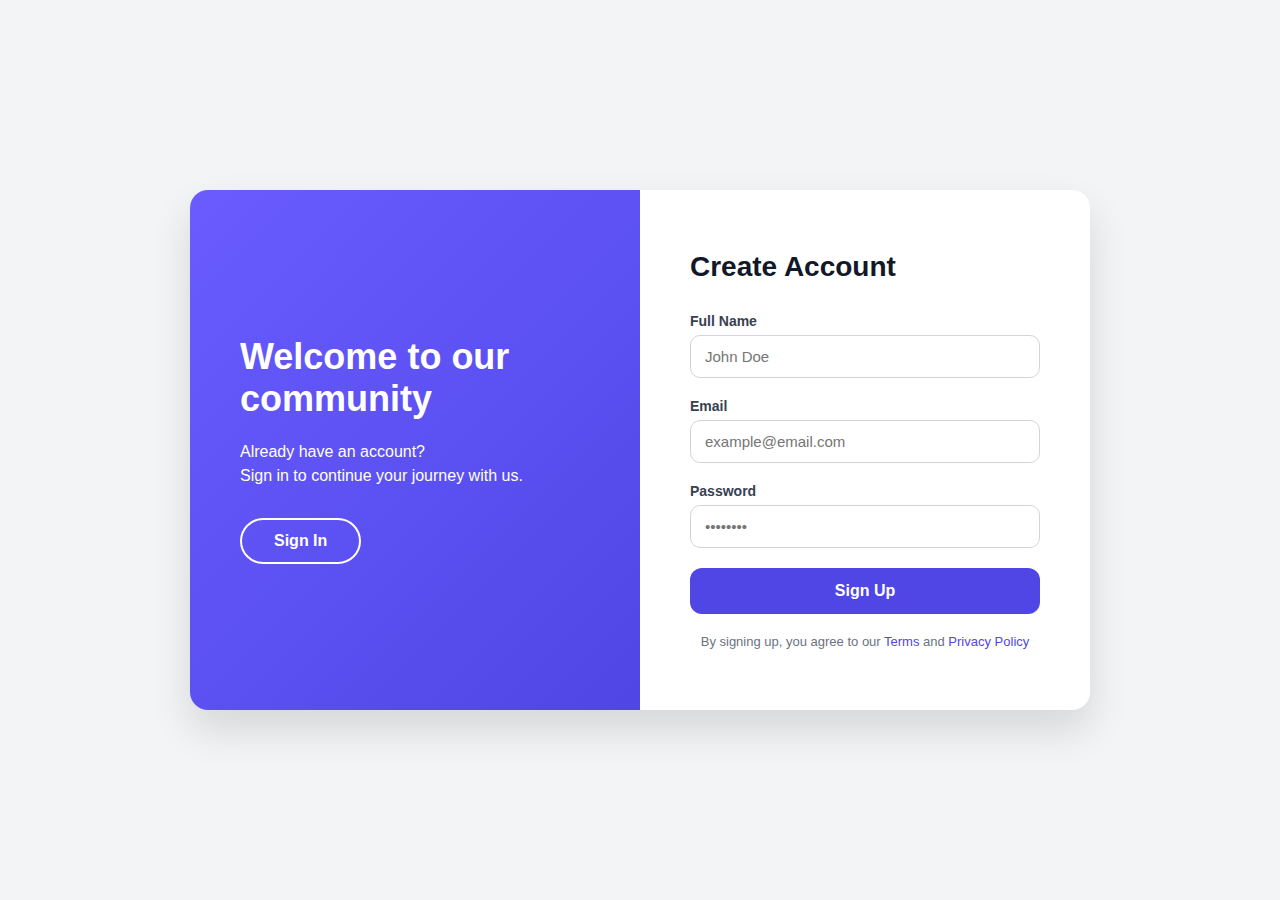
<file: 03/index.html>
<!DOCTYPE html>
<html lang="en">
<head>
    <meta charset="UTF-8">
    <title>Sign Up Form</title>
    <meta name="viewport" content="width=device-width, initial-scale=1.0">
    <link rel="stylesheet" href="style.css">
</head>
<body>

<div class="container">
    <!-- LEFT SIDE -->
    <div class="left">
        <div class="overlay">
            <h1>Welcome to our community</h1>
            <p>
                Already have an account?<br>
                Sign in to continue your journey with us.
            </p>
            <a href="#" class="ghost-btn">Sign In</a>
        </div>
    </div>

    <!-- RIGHT SIDE -->
    <div class="right">
        <form class="form">
            <h2>Create Account</h2>

            <label>Full Name</label>
            <input type="text" placeholder="John Doe">

            <label>Email</label>
            <input type="email" placeholder="example@email.com">

            <label>Password</label>
            <input type="password" placeholder="••••••••">

            <button type="submit">Sign Up</button>

            <p class="bottom-text">
                By signing up, you agree to our
                <a href="#">Terms</a> and <a href="#">Privacy Policy</a>
            </p>
        </form>
    </div>
</div>

</body>
</html>
</file>
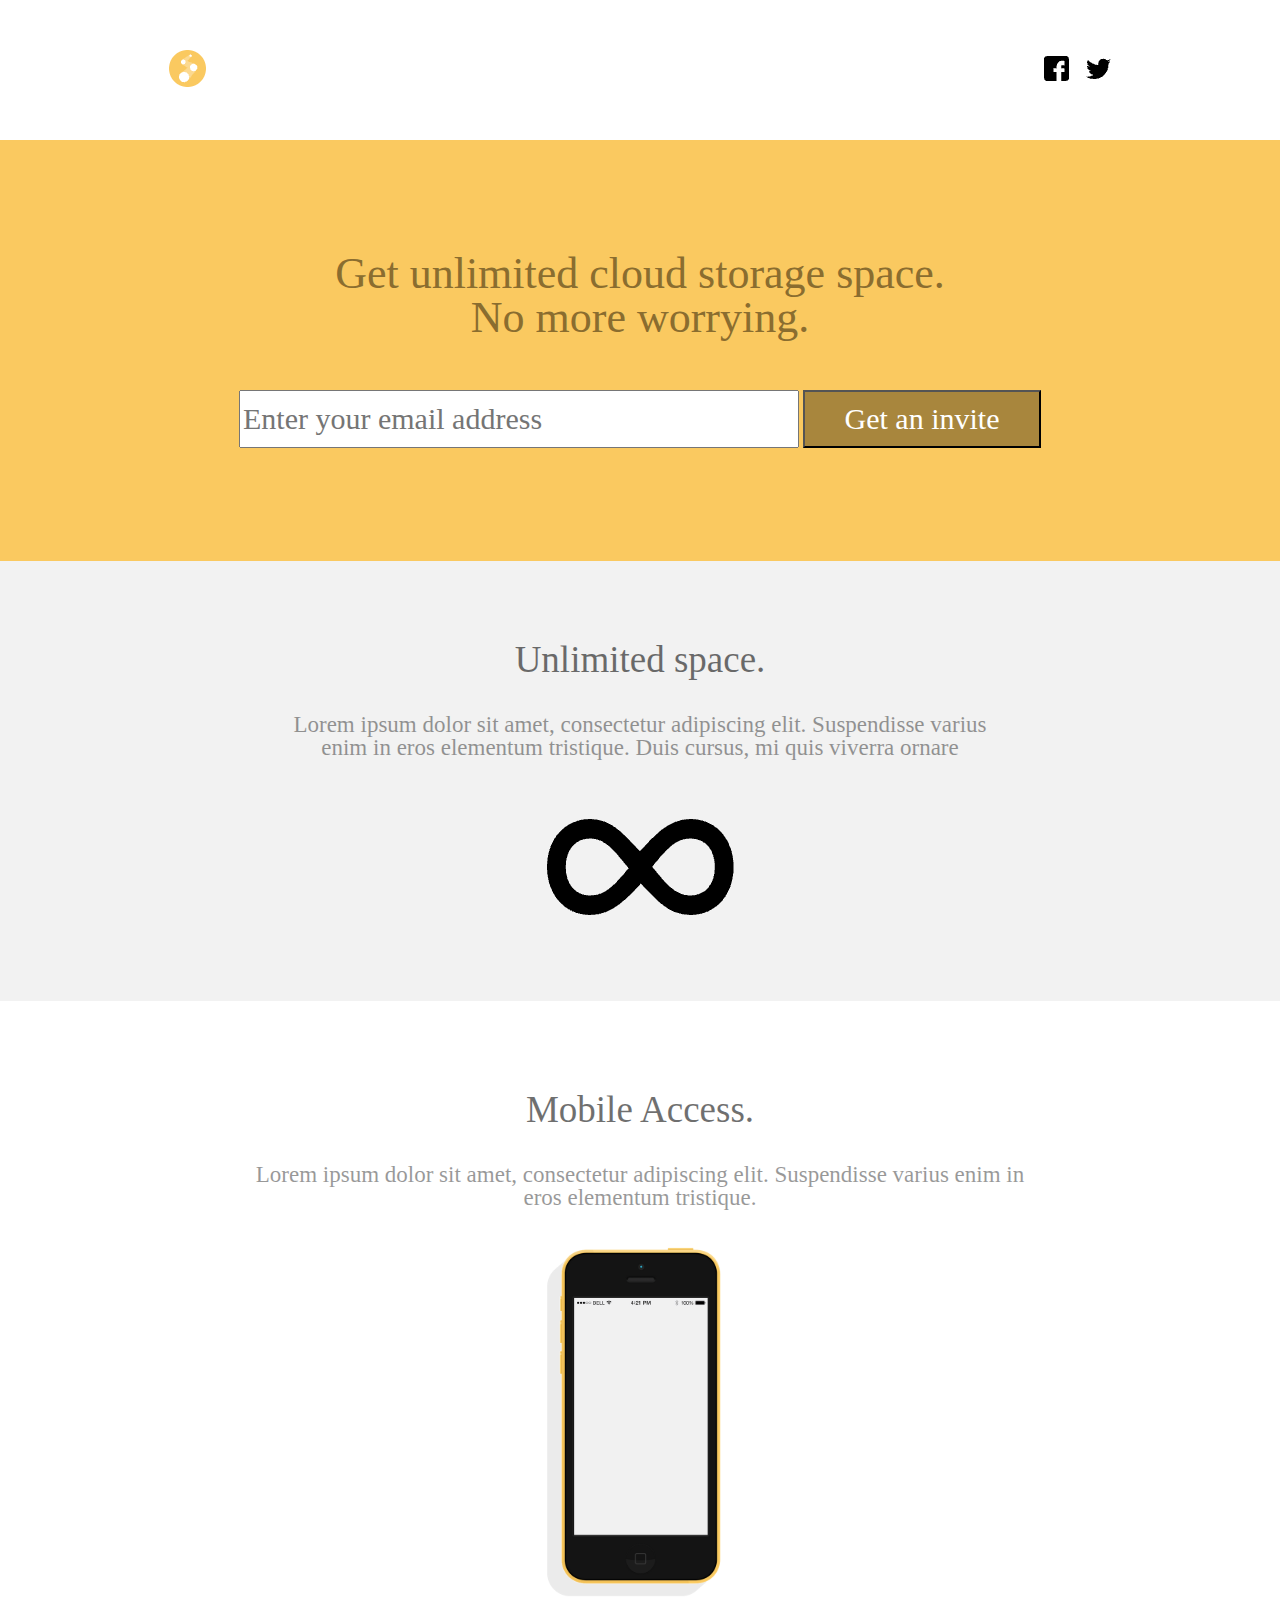
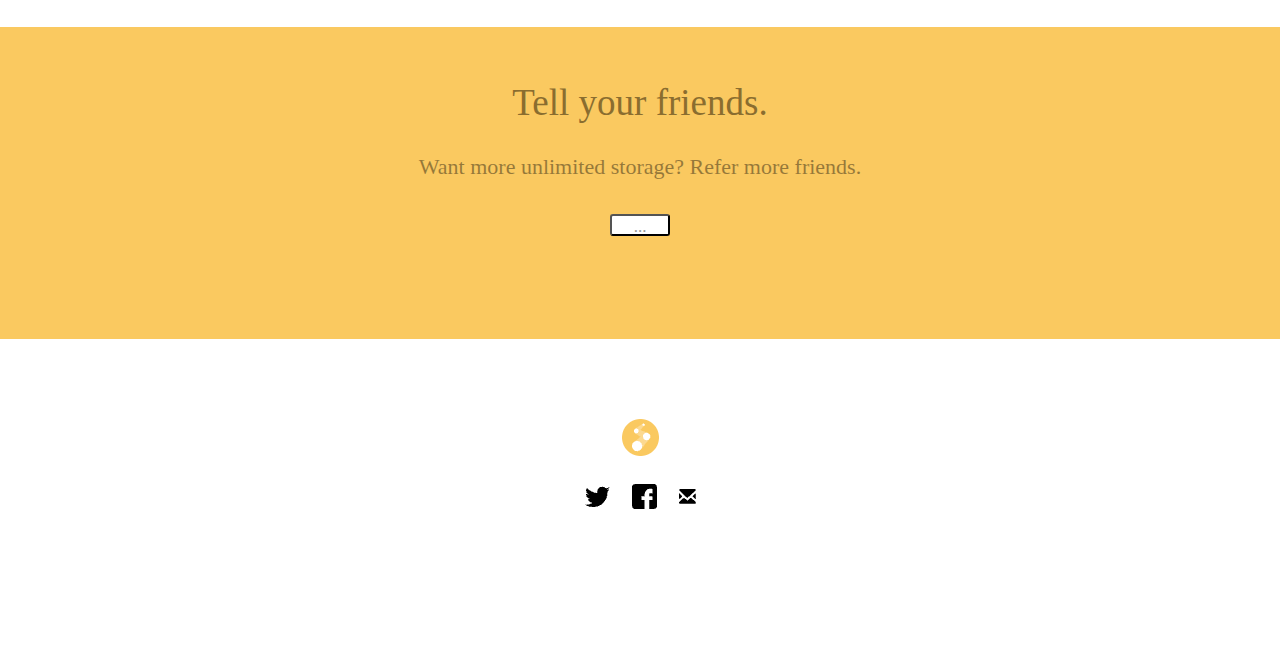
<file: 04/index.html>
<!DOCTYPE html>
<html lang="en">
<head>
    <meta charset="UTF-8">
    <meta name="viewport" content="width=device-width, initial-scale=1.0">
    <link rel="stylesheet" href="style/style.css">
    <link rel="stylesheet" href="style/reset.css">
    <title>Document</title>
</head>
<body>
    <header class="header">
        <div class="header-inner">
            <div class="logo-header">
                <img src="img/logo.png" alt="logo">
            </div>
            <div class="fb-header">
                <img src="img/fb.png" alt="facebook">
            </div>
            <div class="inst-header">
                <img src="img/instaicon.png" alt="instagram">
            </div>
        </div>
    </header>
    <section class="section section-email">
        <div class="container container-email">
            <h1>Get unlimited cloud storage space.<br> No more worrying.</h1>
            <form action="">
                <input class="email-input" type="email" name="email" id="email" placeholder="Enter your email address">
                <button class="email-button" type="submit">Get an invite</button>
            </form>
        </div>
    </section>
    <section class="section section-infinity">
        <div class="container infinity-block">
            <h2>
                Unlimited space.
            </h2>
            <p>
                Lorem ipsum dolor sit amet, consectetur adipiscing elit. Suspendisse varius <br> enim in eros elementum tristique. Duis cursus, mi quis viverra ornare
            </p>
            <img src="img/infinity-icon.png" alt="infinity-icon">
        </div>
    </section>
    <section class="section section-phone">
        <div class="container phone-block">
            <h2>
                Mobile Access.
            </h2>
            <p>
                Lorem ipsum dolor sit amet, consectetur adipiscing elit. Suspendisse varius enim in eros elementum tristique.
            </p>
            <img class="phone-img" src="img/phon.png" alt="phone">
        </div>
    </section>
    <section class="section section-friend">
        <div class="container friend-block">
            <h2>
                Tell your friends.
            </h2>
            <p>
                Want more unlimited storage? Refer more friends.
            </p>
            <a href="#">
                <button class="friend-button">...</button>
            </a>
        </div>
    </section>
    <footer class="section footer">
        <div class="container footer-container">
            <div class="footer-logo">
                <img src="img/logo.png" alt="logo-white">
            </div>
            <div class="footer-social">
                <img src="img/instaicon.png" alt="instagram">
                <img src="img/fb.png" alt="facebook">
                <img src="img/mail.png" alt="mail">
            </div>
        </div>
    </footer>
</body>
</html>
</file>
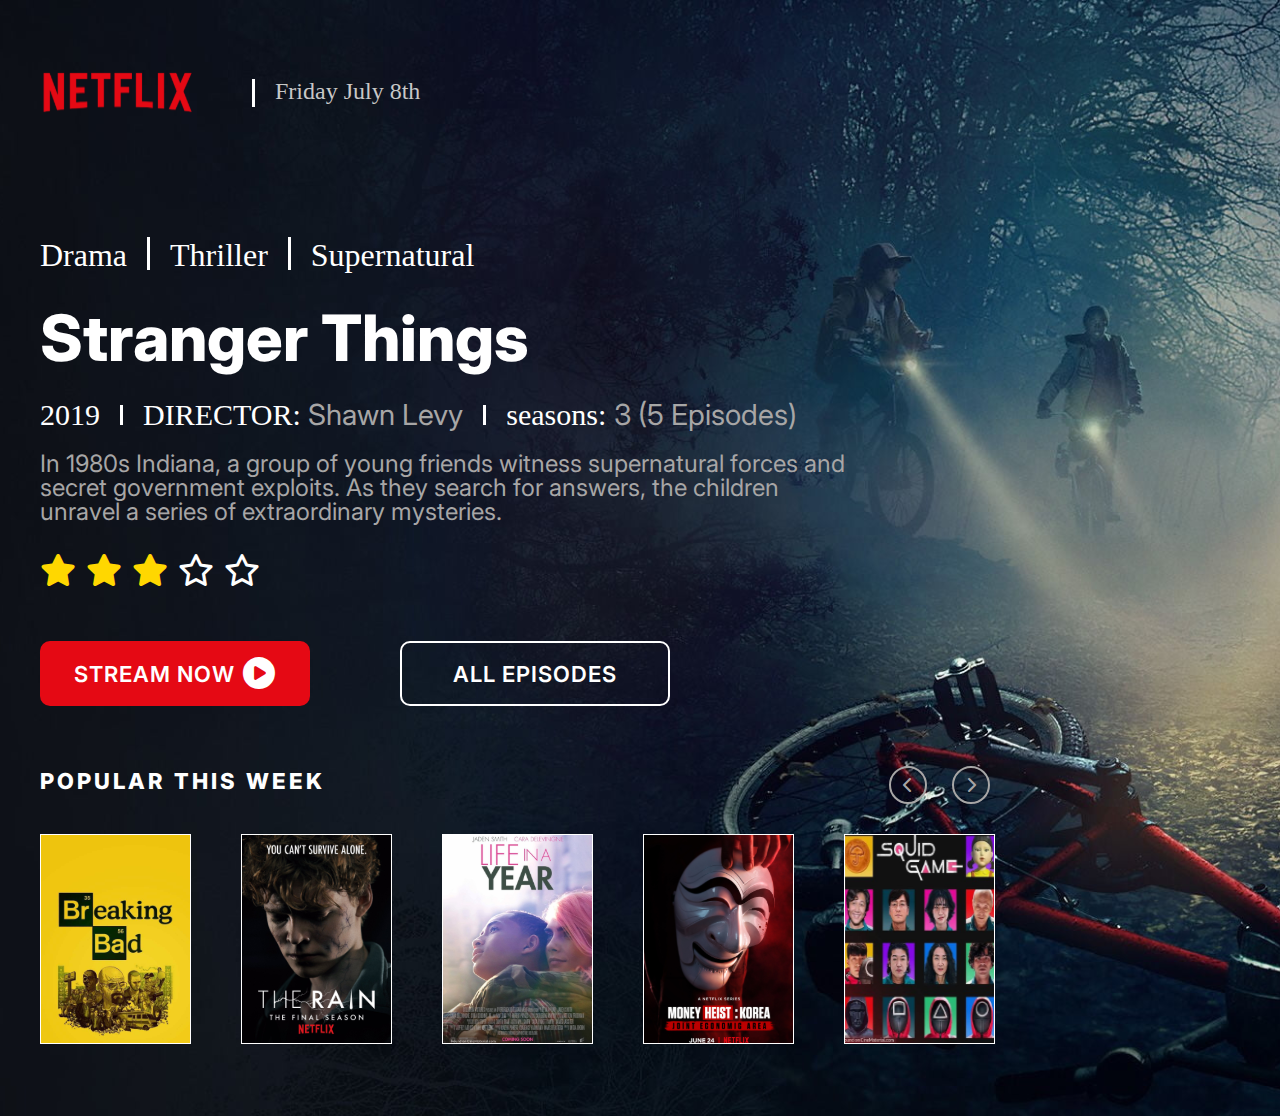
<file: 05/index.html>
<!DOCTYPE html>
<html lang="en">
<head>
    <meta charset="UTF-8">
    <meta name="viewport" content="width=device-width, initial-scale=1.0">
    <link rel="stylesheet" href="https://cdnjs.cloudflare.com/ajax/libs/font-awesome/6.7.2/css/all.min.css" integrity="sha512-Evv84Mr4kqVGRNSgIGL/F/aIDqQb7xQ2vcrdIwxfjThSH8CSR7PBEakCr51Ck+w+/U6swU2Im1vVX0SVk9ABhg==" crossorigin="anonymous" referrerpolicy="no-referrer" />
    <link href="https://fonts.googleapis.com/css2?family=Inter:wght@400;500;600;700&display=swap" rel="stylesheet">
    <link rel="stylesheet" href="style/style.css">
    <link rel="stylesheet" href="style/reset.css">
    <title>Netflix</title>
</head>
<body>
    <header class="header">
        <div class="header-inner">
            <div class="h-netflix">
                <img class="img-netflix" src="img/netflix-logo-png-2562 1.png" alt="netflix">
            </div>
            <div class="h-vector">
                <span class="vector-header"></span>
            </div>
            <div class="h-date">
                <p>Friday July 8th</p>
            </div>
            <div class="h-search">
                <p><i class="fa-solid fa-magnifying-glass"></i></p>
            </div>
            <div class="h-photo">
                <img src="img/Ellipse 2.png" alt="Ellipse">
            </div>
        </div>
    </header>
    <section class="s-description">
        <div class="genre">
            <p>Drama</p>
             <div class="d-vector">
                <span class="vector-d"></span>
            </div>
            <p>Thriller</p>
             <div class="d-vector">
                <span class="vector-d"></span>
            </div>
            <p>Supernatural</p>
        </div>
        <div class="film-info">
            <h1>
                Stranger Things
            </h1>
            <div class="fi-date">
                <p>2019</p>
                <span class="fi-vector"></span>
                <p>DIRECTOR: <span>Shawn Levy</span></p>
                <span class="fi-vector"></span>
                <p>seasons: <span>3 (5 Episodes)</span></p>
            </div>
        </div> 
        <div class="fi-description">
            <p>
                 In 1980s Indiana, a group of young friends witness supernatural forces and<br>
                 secret government exploits. As they search for answers, the children<br>
                 unravel a series of extraordinary mysteries.
            </p>
        </div>
        <div class="fi-stars">
            <p class="yellow-star">
                <i class="fa-solid fa-star"></i>
            </p>
            <p class="yellow-star">
                <i class="fa-solid fa-star"></i>
            </p>
            <p class="yellow-star">
                <i class="fa-solid fa-star"></i>
            </p>
            <p>
                <i class="fa-regular fa-star"></i>
            </p>
            <p>
                <i class="fa-regular fa-star"></i>
            </p>
        </div>
    </section>
    <section class="hero-buttons">
        <a href="#" class="btn btn-primary">
            STREAM NOW <span class="play"><i class="fa-solid fa-circle-play"></i></span>
        </a>

        <a href="#" class="btn btn-outline">
            ALL EPISODES
        </a>
    </section>
    <section class="advertisement">
        <div class="ad-navigat">
            <h3>
                POPULAR THIS WEEK
            </h3>
            <p class="chevron-left"><i class="fa-solid fa-chevron-left"></i></p>
            <p class="chevron-right"><i class="fa-solid fa-chevron-right"></i></p>
        </div>
        <div class="posters">
            <img src="img/Rectangle 6.png" alt="reactangle6">
            <img src="img/Rectangle 7.png" alt="reactangle7">
            <img src="img/Rectangle 8.png" alt="reactangle8">
            <img src="img/Rectangle 9.png" alt="reactangle9">
            <img src="img/Rectangle 11.png" alt="reactangle11">
            <div class="rectangle">
                <div class="left-side"></div>
                <div class="right-side">16+</div>
            </div>
        </div>
    </section>
</body>
</html>
</file>
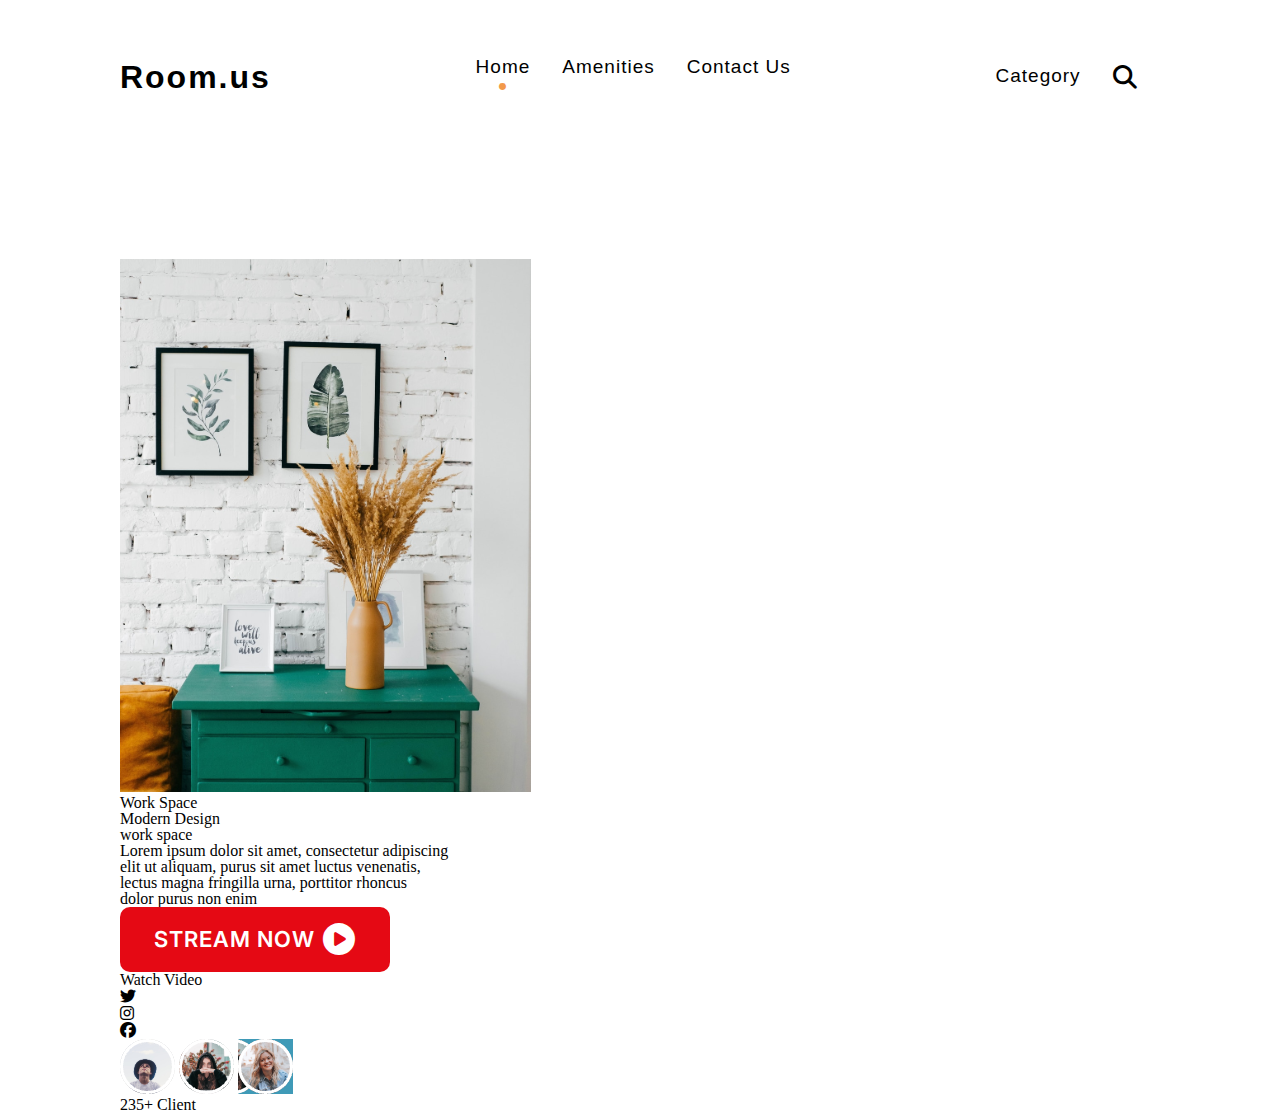
<file: 06/index.html>
<!DOCTYPE html>
<html lang="en">
<head>
    <meta charset="UTF-8">
    <meta name="viewport" content="width=device-width, initial-scale=1.0">
    <link rel="stylesheet" href="https://cdnjs.cloudflare.com/ajax/libs/font-awesome/6.7.2/css/all.min.css" integrity="sha512-Evv84Mr4kqVGRNSgIGL/F/aIDqQb7xQ2vcrdIwxfjThSH8CSR7PBEakCr51Ck+w+/U6swU2Im1vVX0SVk9ABhg==" crossorigin="anonymous" referrerpolicy="no-referrer" />
    <link href="https://fonts.googleapis.com/css2?family=Inter:wght@400;500;600;700&display=swap" rel="stylesheet">
    <link rel="stylesheet" href="style/reset.css">
    <link rel="stylesheet" href="style/style.css">
   
    <title>Gulp page</title>
</head>
<body>
    <header>
        <h1 class="header-logo">
            Room.us
        </h1>
        <div class="header-centre">
            <div class="nav-item">
                <h3>
                    Home
                </h3>
                <span class="circle"><i class="fa-solid fa-circle"></i></span>
            </div>
            <h3>
                Amenities
            </h3>
            <h3>
                Contact Us
            </h3>
        </div>
        <div class="header-right">
            <h3>
                Category
            </h3>
            <div class="h-search">
                <p><i class="fa-solid fa-magnifying-glass"></i></p>
            </div>
        </div>
    </header>
    <main>
        <div>
            <img src="img/Rectangle 168.png" alt="rectangle">
        </div>
        <div>
            <h3>
                Work Space
            </h3>
            <h1>
                Modern Design <br> work space
            </h1>
            <div class="main-vector">
                <span class="m-vector"></span>
            </div>
            <p>
                Lorem ipsum dolor sit amet, consectetur adipiscing <br>
                elit ut aliquam, purus sit amet luctus venenatis,<br>
                lectus magna fringilla urna, porttitor rhoncus <br>
                dolor purus non enim
            </p>
            <a href="#" class="btn btn-primary">
                STREAM NOW <span class="play"><i class="fa-solid fa-circle-play"></i></span>
            </a>
            <p>
                Watch Video
            </p>
            <div>
                <p><i class="fa-brands fa-twitter"></i></p>
                <p><i class="fa-brands fa-instagram"></i></p>
                <p><i class="fa-brands fa-facebook"></i></p>
            </div>
        </div>
    </main>
    <footer>
        <img src="img/Ellipse 77.png" alt="devs">
        <img src="img/Ellipse 76.png" alt="devs">
        <img src="img/Ellipse 75.png" alt="devs">
        <p>
            235+ Client
        </p>
    </footer>
</body>
</html>
</file>
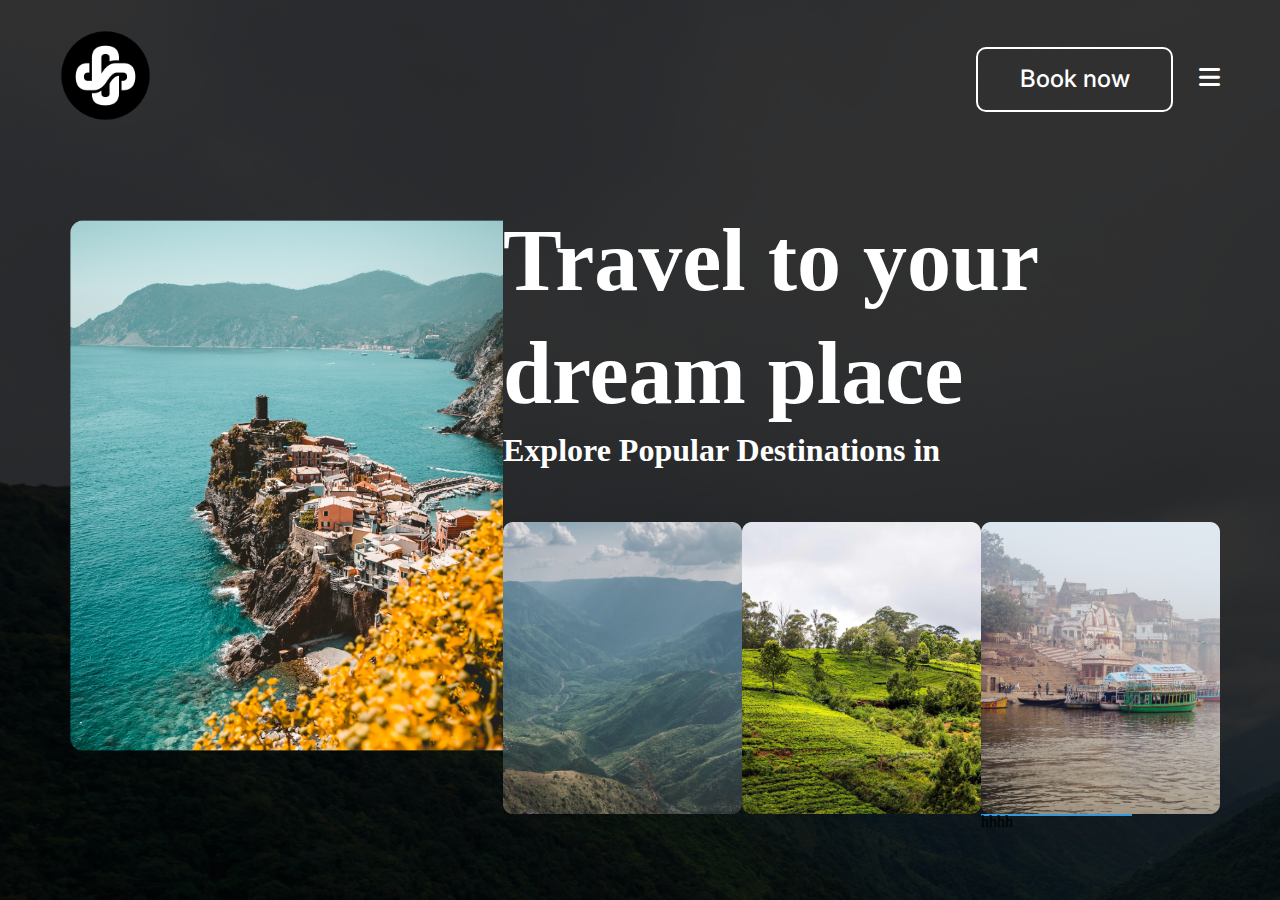
<file: 09/index.html>
<!DOCTYPE html>
<html lang="en">
<head>
    <meta charset="UTF-8">
    <meta name="viewport" content="width=device-width, initial-scale=1.0">
    <link rel="stylesheet" href="https://cdnjs.cloudflare.com/ajax/libs/font-awesome/6.7.2/css/all.min.css" integrity="sha512-Evv84Mr4kqVGRNSgIGL/F/aIDqQb7xQ2vcrdIwxfjThSH8CSR7PBEakCr51Ck+w+/U6swU2Im1vVX0SVk9ABhg==" crossorigin="anonymous" referrerpolicy="no-referrer" />
    <link href="https://fonts.googleapis.com/css2?family=Inter:wght@400;500;600;700&display=swap" rel="stylesheet">
    <link rel="stylesheet" href="style/reset.css">
    <link rel="stylesheet" href="style/style.css">
    <title>Grid</title>
</head>
<body>
    <header>
        <div class="header-logo">
            <img src="img/Logo-3 1.png" alt="logo">
        </div class=header-buttons>
        <div class="header-menu">
            <div class="header-btn">
                <a href="#" class="btn btn-outline">
                    Book now
                </a>
            </div>
            <p class="vector-menu">
                <i class="fa-solid fa-bars"></i>
            </p>
        </div>
    </header>
    <main>
        <div class="menu-left-cide">
            <img src="img/pexels-josh-hild-2422259 1 (1).png" alt="ffon">
        </div>
        <div class="menu-right-side">
            <div class="r-side-title">
                <h1>
                    Travel to your dream place
                </h1>
            </div>
            <div class="r-side-subtitle">
                <h3>
                    Explore Popular Destinations in
                </h3>
                <div class="dropdown">
                    <button class="dropbtn"><span class="indian">India<i class="fa-solid fa-chevron-down"></i></span></button>
                    <div class="dropdown-content">
                        <a href="#">Посилання 1</a>
                        <a href="#">Посилання 2</a>
                        <a href="#">Посилання 3</a>
                    </div>
                </div>
            </div>
                <img class="img1" src="img/Rectangle 11 (1).png" alt="d3">
                <img class="img2" src="img/Rectangle 12.png" alt="d2">
                <img class="img3" src="img/Rectangle 13.png" alt="d1">
                <div class="rectangle"><p>hhhh</p></div>
        </div>
    </main>
</body>
</html>
</file>
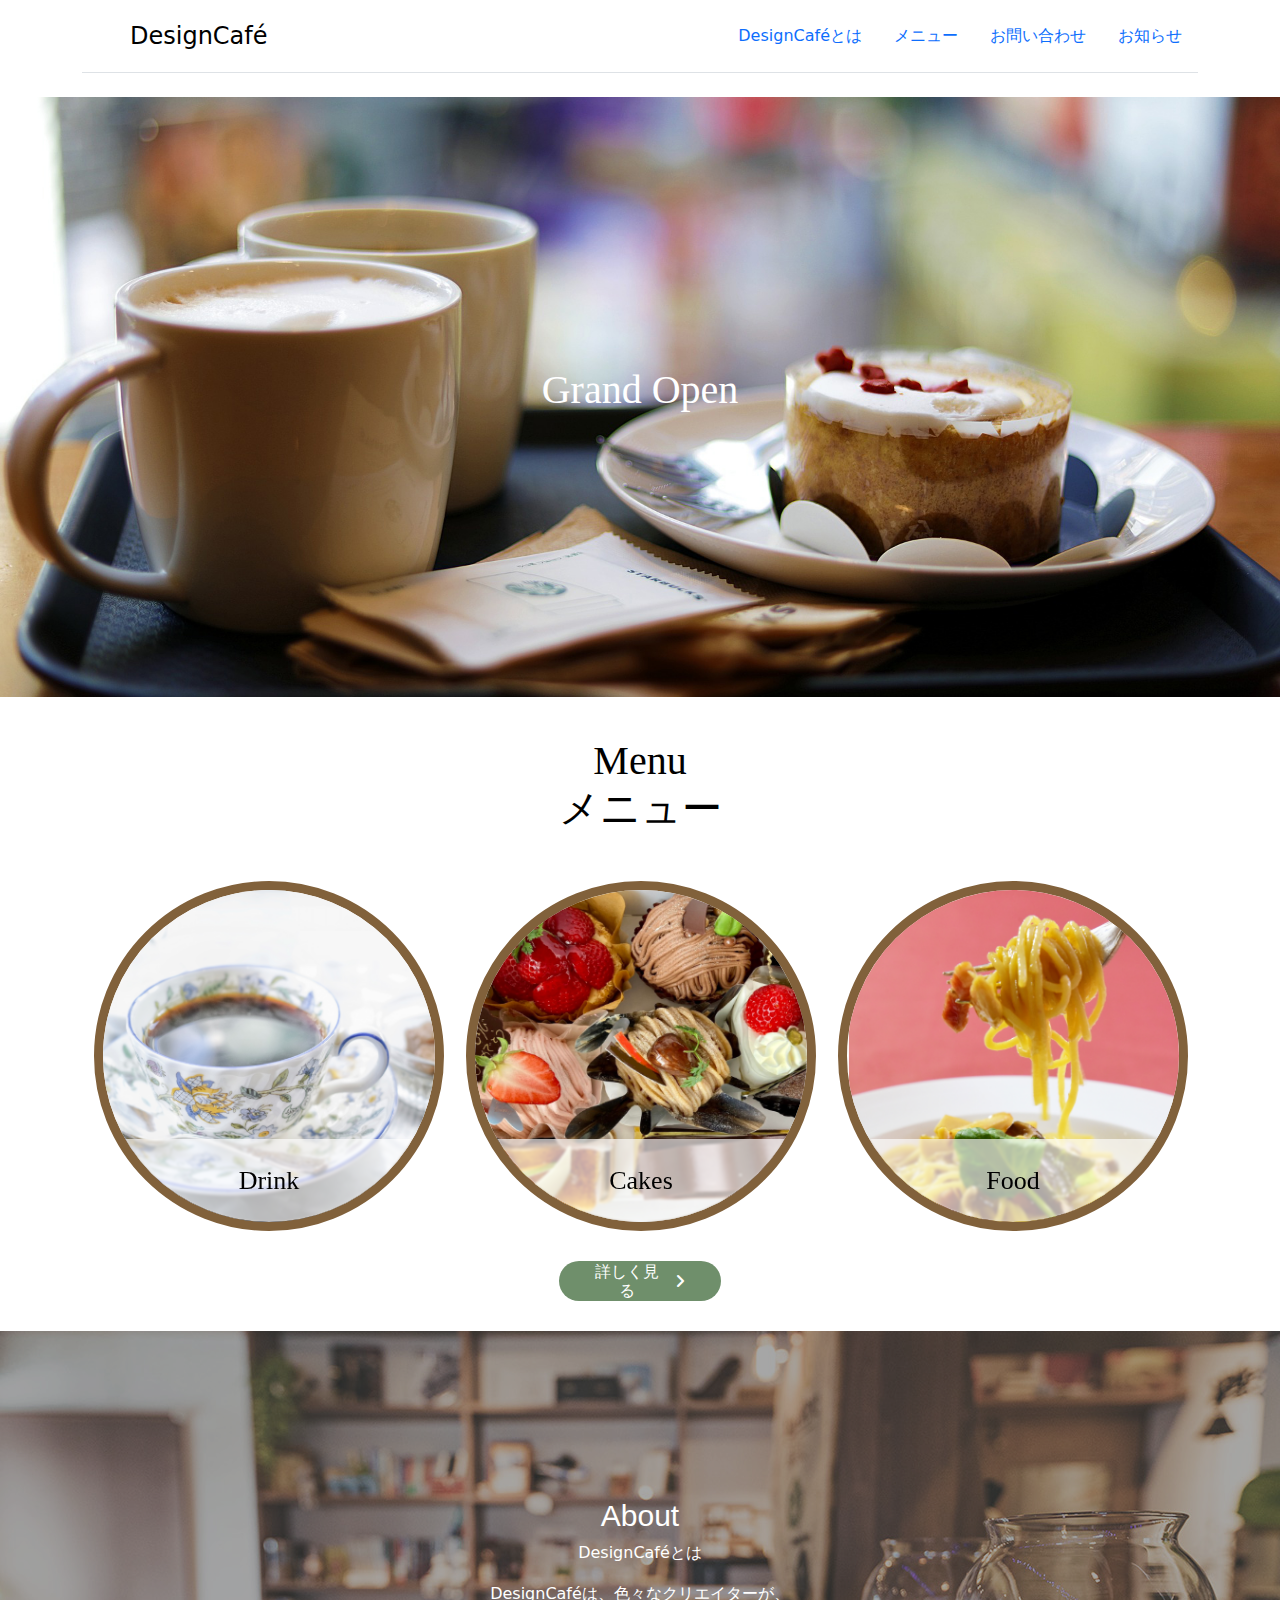
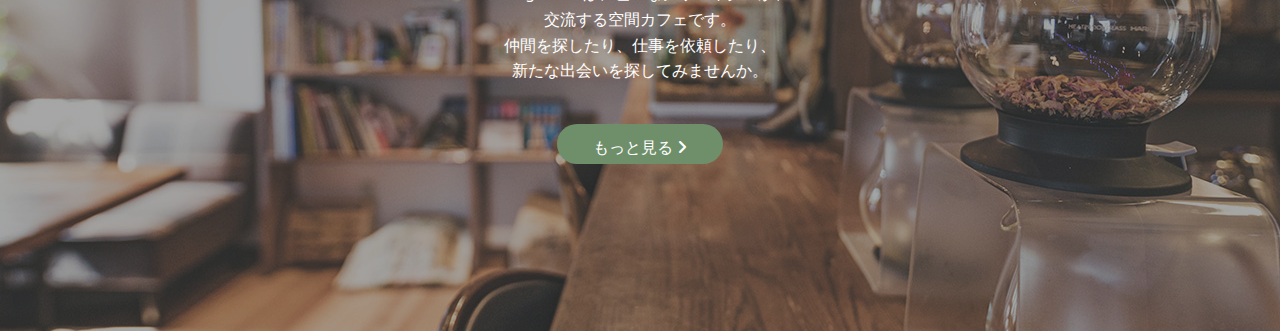
<file: 10/index.html>
<!DOCTYPE html>
<html lang="en">
<head>
    <meta charset="UTF-8">
    <meta name="viewport" content="width=device-width, initial-scale=1.0">
    <link href="https://fonts.googleapis.com/css2?family=Inter:wght@400;500;600;700&display=swap" rel="stylesheet">
    <link rel="stylesheet" href="https://cdnjs.cloudflare.com/ajax/libs/font-awesome/6.7.2/css/all.min.css" integrity="sha512-Evv84Mr4kqVGRNSgIGL/F/aIDqQb7xQ2vcrdIwxfjThSH8CSR7PBEakCr51Ck+w+/U6swU2Im1vVX0SVk9ABhg==" crossorigin="anonymous" referrerpolicy="no-referrer" />
    
    <link href="https://cdn.jsdelivr.net/npm/bootstrap@5.3.3/dist/css/bootstrap.min.css" rel="stylesheet" integrity="sha384-QWTKZyjpPEjISv5WaRU9OFeRpok6YctnYmDr5pNlyT2bRjXh0JMhjY6hW+ALEwIH" crossorigin="anonymous">
    <link rel="stylesheet" href="style/style.css">
    <title>Document</title>
</head>
<body>
    <div class="container"> 
        <header class="d-flex flex-wrap justify-content-center py-3 mb-4 border-bottom"> <a href="/" class="d-flex align-items-center mb-3 mb-md-0 me-md-auto link-body-emphasis text-decoration-none"> 
            <svg class="bi me-2" width="40" height="32" aria-hidden="true">
                <use xlink:href="#bootstrap"></use>
            </svg> <span class="fs-4">DesignCafé</span> </a> 
            <ul class="nav nav-pills"> 
                <li class="nav-item">
                    <a href="#" class="nav-link">DesignCaféとは</a>
                </li>
                <li class="nav-item">
                    <a href="#" class="nav-link">メニュー</a>
                </li> 
                <li class="nav-item">
                    <a href="#" class="nav-link">お問い合わせ</a>
                </li> 
                <li class="nav-item">
                    <a href="#" class="nav-link">お知らせ</a>
                </li> 
            </ul> </header>
        </header>
    </div>
    <section class="section-cafe">
        <img src="img/coffee 1.png" alt="coffee" class="section-cafe-img">
        <h1 class="section-cafe-title">
            Grand Open
        </h1>
    </section>
    <div class="container">
        <div class="menu-title">
            <h1>
                Menu <br>
                メニュー
            </h1>
        </div>
        <div class="container">
            <div class="row justify-content-center g-4">
    
                <!-- CARD 1 -->
                <div class="col-12 col-md-12 col-lg-4">
                    <div class="drink-circle position-relative overflow-hidden mx-auto">
                        <img src="img/drinks 1.png" class="img-fluid w-100 h-100" alt="Drink">
                        <div class="drink-overlay position-absolute bottom-0 start-0 w-100
                        d-flex align-items-center justify-content-center">
                            Drink
                        </div>
                    </div>
                </div>
    
                <!-- CARD 2 -->
                <div class="col-12 col-md-12 col-lg-4">
                    <div class="drink-circle position-relative overflow-hidden mx-auto">
                        <img src="img/drinks 1 (1).png" class="img-fluid w-100 h-100" alt="Cakes">
                        <div class="drink-overlay position-absolute bottom-0 start-0 w-100
                        d-flex align-items-center justify-content-center">
                            Cakes
                        </div>
                    </div>
                </div>
    
                <!-- CARD 3 -->
                <div class="col-12 col-md-12 col-lg-4">
                    <div class="drink-circle position-relative overflow-hidden mx-auto">
                        <img src="img/drinks 1 (2).png" class="img-fluid w-100 h-100" alt="Food">
                        <div class="drink-overlay position-absolute bottom-0 start-0 w-100
                        d-flex align-items-center justify-content-center">
                            Food
                        </div>
                    </div>
                </div>
    
            </div>
        </div>
    
        <div class="container menu-btn">
            <div class="row justify-content-center">
                <div class="col-2 d-flex justify-content-center">
                    <button class="btn btn-green w-100 d-inline-flex align-items-center justify-content-center gap-3">
                        詳しく見る
                        <span class="arrow"><i class="fa-solid fa-angle-right"></i></span>
                    </button>
                </div>
            </div>
        </div>
    </div>
    <section class="section-cafe d-flex align-items-center">
        <div class="container">
            <div class="row justify-content-center">
                <div class="col-12 col-md-8 text-center section-cafe-content">
                    <h1 class="section-cafe-about">About</h1>
                       <p class="section-cafe-subtitle"> DesignCaféとは  </p>
                    <p class="section-cafe-text">
                        DesignCaféは、色々なクリエイターが、<br>
                        交流する空間カフェです。<br>
                        仲間を探したり、仕事を依頼したり、<br>
                        新たな出会いを探してみませんか。<br>
                    </p>

                    <button class="btn btn-green mt-4">
                        もっと見る  
                        <span class="arrow"><i class="fa-solid fa-angle-right"></i></span>
                    </button>
                </div>
            </div>
        </div>
    </section>

</body>
</html>
</file>
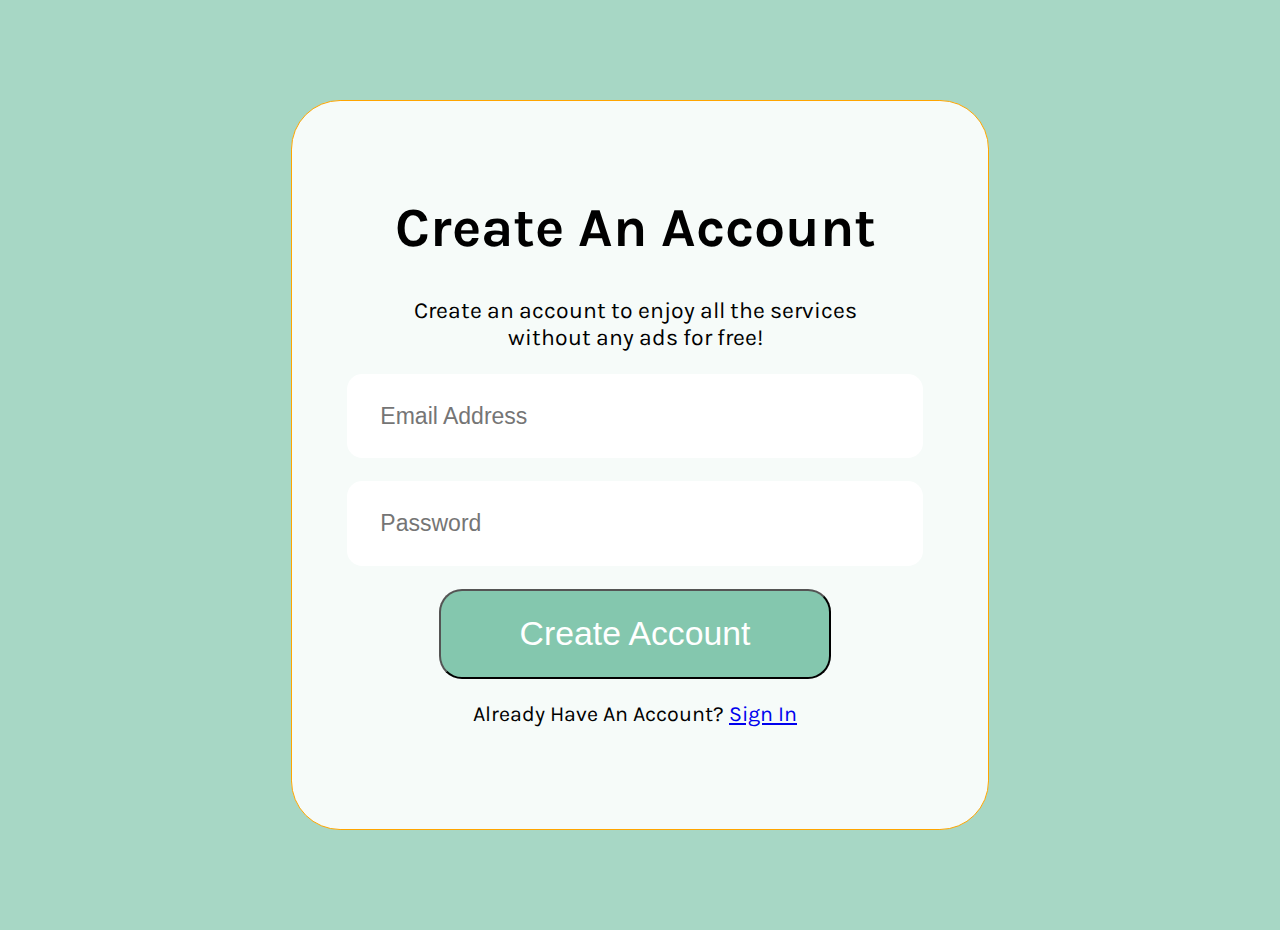
<file: 03/index2.html>
<!DOCTYPE html>
<html lang="en">
<head>
    <meta charset="UTF-8">
    <meta name="viewport" content="width=device-width, initial-scale=1.0">
    <link rel="preconnect" href="https://fonts.googleapis.com">
    <link rel="preconnect" href="https://fonts.gstatic.com" crossorigin>
    <link href="https://fonts.googleapis.com/css2?family=Karla:ital,wght@0,200..800;1,200..800&display=swap" rel="stylesheet">
    <link rel="stylesheet" href="style2.css">
    <title>form</title>
</head>
<body>
    <form action="">
        <h1>Create An Account</h1>
        <p>Create an account to enjoy all the services<br> without any ads for free!</p>
        <div class="input-block"> 
            <input class="form-input" type="email" placeholder="Email Address">
        </div>
       
        <div class="input-block"> 
            <input class="form-input" type="password" placeholder="Password">
        </div>
        <button class="submit-form" type="submit">Create Account</button>
        <p class="footer-text">Already Have An Account? <a class="link-opacity-10-hover" href="#">Sign In</a></p>
    </form>
</body>
</html>
</file>
<file: 03/style.css>
* {
    margin: 0;
    padding: 0;
    box-sizing: border-box;
    font-family: "Inter", Arial, sans-serif;
}

body {
    background: #f3f4f6;
    height: 100vh;
    display: flex;
    justify-content: center;
    align-items: center;
}

/* MAIN CONTAINER */
.container {
    width: 900px;
    height: 520px;
    background: #fff;
    display: flex;
    border-radius: 18px;
    overflow: hidden;
    box-shadow: 0 20px 40px rgba(0,0,0,0.12);
}

/* LEFT SIDE */
.left {
    width: 50%;
    background: linear-gradient(135deg, #6a5cff, #4f46e5);
    position: relative;
    color: #fff;
}

.overlay {
    position: absolute;
    inset: 0;
    padding: 50px;
    display: flex;
    flex-direction: column;
    justify-content: center;
}

.overlay h1 {
    font-size: 36px;
    margin-bottom: 20px;
}

.overlay p {
    font-size: 16px;
    line-height: 1.5;
    margin-bottom: 30px;
}

.ghost-btn {
    width: fit-content;
    padding: 12px 32px;
    border: 2px solid #fff;
    border-radius: 30px;
    text-decoration: none;
    color: #fff;
    font-weight: 600;
    transition: 0.3s;
}

.ghost-btn:hover {
    background: #fff;
    color: #4f46e5;
}

/* RIGHT SIDE */
.right {
    width: 50%;
    padding: 60px 50px;
    display: flex;
    align-items: center;
}

.form {
    width: 100%;
}

.form h2 {
    font-size: 28px;
    margin-bottom: 30px;
    color: #111827;
}

.form label {
    display: block;
    font-size: 14px;
    font-weight: 600;
    margin-bottom: 6px;
    color: #374151;
}

.form input {
    width: 100%;
    padding: 12px 14px;
    margin-bottom: 20px;
    border-radius: 10px;
    border: 1px solid #d1d5db;
    font-size: 15px;
}

.form input:focus {
    outline: none;
    border-color: #4f46e5;
}

/* BUTTON */
.form button {
    width: 100%;
    padding: 14px;
    border: none;
    border-radius: 12px;
    background: #4f46e5;
    color: #fff;
    font-size: 16px;
    font-weight: 600;
    cursor: pointer;
    transition: 0.3s;
}

.form button:hover {
    background: #4338ca;
}

.bottom-text {
    margin-top: 20px;
    font-size: 13px;
    color: #6b7280;
    text-align: center;
}

.bottom-text a {
    color: #4f46e5;
    text-decoration: none;
}

/* RESPONSIVE */
@media (max-width: 768px) {
    .container {
        flex-direction: column;
        width: 95%;
        height: auto;
    }

    .left, .right {
        width: 100%;
    }

    .left {
        height: 260px;
    }
}
</file>
<file: 04/style/style.css>
*{
    box-sizing: border-box;
    font-family: roboto;
}

.header{
    background-color: rgb(255, 255, 255);
    padding: 50px;
    position: sticky;
    top: 0;
    z-index: 5;
    width: 100%;
}

.section{
    text-align: center;
    margin: 0 auto;
    display: block;
}

.header-inner{
    max-width: 942px;
    margin: 0 auto;
    display: flex;
    align-items: center;
    justify-content: space-between;
}

.fb-header{
    margin-left: auto;
}
.insta-header{
   right: 0;
}
.fb-header{
    margin-right: 15px;
}
.container{
    max-width: 810px;
    margin: 0 auto;
    display: block;
    align-items: center;
}
.container-email{
    padding-top: 112px;
}

.section-email{
    background-color: #FAC960;
    height: 421px;
}

.section-email h1{
    font-size: 44px;
    color: #8A6D2F;
    padding-bottom: 50px;
}
.email-input{
    width: 560px;
    height: 58px;
    font-size: 30px;
}
.email-button{
    width: 238px;
    height: 58px;
    background-color: #A8863D;
    color: white;
    font-size: 30px;
    cursor: pointer;
}  

.section-infinity{
    height: 440px;
    background-color: #F2F2F2;
}

.section-infinity h2{
    font-size: 37px;
    padding-top: 80px;
    padding-bottom: 35px;
    opacity: 0.56;
}

.section-infinity p{
    font-size: 23px;
    padding-bottom: 60px;
    opacity: 0.40;
}

.section-phone{
    /* height: 440px; */
    background-color: #FFFFFF;
}

.section-phone h2{
    font-size: 37px;
    padding-top: 90px;
    padding-bottom: 35px;
    opacity: 0.56;
}

.section-phone p{
    font-size: 23px;
    padding-bottom: 35px;
    opacity: 0.40;
}
.phone-img{
    margin-bottom: 25px;
}
.section-friend{
    height: 312px;
    background-color: #FAC960;
}
.section-friend h2{
    font-size: 37px;
    padding-top: 57px;
    padding-bottom: 35px;
    color: #8A6D2F;
}
.section-friend p{
    font-size: 22px;
    padding-bottom: 36px;
    opacity: 0.40;
}
.friend-button{
    width: 60px;
    height: 22px;
    background-color: #ffffff;
    color: #999999;
    font-size: 17px;
    cursor: pointer;
    border-radius: 3px;
}
.footer{
    background-color: #ffffff;
    height: 243px;
}
.footer-logo{
    margin-top: 80px;
    margin-bottom: 25px;
    align-items: center;
}
.footer-social{
    display: flex;
    justify-content: center; /* по центру */
    align-items: center;     /* по вертикалі */
    gap: 20px;  
}
</file>
<file: 05/style/style.css>
*{
    box-sizing: border-box;
}

body{
    margin: 0;
    width: 1728px;
    height: 1074px;
    background-image: url("../img/Rectangle\ 1.png ");
    background-repeat: no-repeat;
}

p{
    font-size: 20px;
    color: white;
}
.header-inner{
    height: 75px;
    margin-top: 42px;
    display: flex; 
}
.h-netflix{
    height: 48px;
    margin-top: 28px;
}
.img-netflix{
    margin-left: 40px;
    margin-top: 28;
    width: 156px;
    height: 48px;
}
.h-vector{
    height: 88px;
    margin-top: 37px;
    margin-left: 56px;
}
.vector-header{
    display: inline-block;
    width: 3px;
    height: 28px;
    background: rgb(255, 255, 255);
}

.h-date{
    margin-top: 37px;
    margin-left: 20px;;
}

.h-date p {
    font-size: 24px;
    color: #C8C8C8;
    font-weight: 500;
} 

.h-photo {
    margin-left: auto;
    margin-right: 33px;
    margin-left: 45px;
}

.h-search{
    margin-left: auto;
    display: flex;
    align-items: center;
}

.h-search p{
    font-size: 24px;
    color: #ffffff;
}

.s-description{
    margin-top: 120px;
}

.genre{
    display: flex;
    margin-left: 40px;
    align-items: center;
}

.d-vector{
    margin-left: 20px;
    margin-right: 20px;
}

.vector-d{
    display: inline-block;
    width: 3px;
    height: 33px;
    background: rgb(255, 255, 255);
}

.genre p{
    font-size: 32px;
    color: #ffffff;
}

.film-info{
    margin-top: 33px;
    margin-left: 40px;
}

.film-info h1{
    font-family: 'Inter', sans-serif;
    font-size: 64px;
    color: #ffffff;
    font-weight: 800;
}

.fi-date{
    margin-top: 30px;
    display : flex;
    align-items: center;
}

.fi-vector{
    display: inline-block;
    width: 3px;
    height: 20px;
    background: rgb(255, 255, 255);
    margin-left: 20px;
    margin-right: 20px;
}

.d-vector{
    margin-left: 20px;
    margin-right: 20px;
}

.fi-date p{
    font-size: 30px;
    color: #ffffff;
    font-weight: 500;
}

.fi-date span{
    font-family: 'Inter', sans-serif;
    font-size: 29px;
    color: #A7A6A6;
    font-weight: 400;
}

.fi-description{
    margin-top: 22px;
    margin-left: 40px;
}

.fi-description p{
    font-family: 'Inter', sans-serif;
    font-size: 24px;
    color: #A7A6A6;
    font-weight: 400;
}

.fi-stars{
    display: flex;
    margin-top: 30px;
    margin-left: 40px;
}

.fi-stars p{
    font-size: 32px;
    margin-right: 10px;
}
.yellow-star{
    color: #FFD700;
}

.button{
    width: 270px;
    height: 65px;
    border-radius: 10px;
    margin-right: 90px;
    font-family: 'Inter', sans-serif;
    font-size: 22px;
    color: #ffffff;
}
.strim_button{
    background: #D40D1F;
    border: 0;
}

.episode_button{
    border: 3px;
    opacity: 0;
}

.hero-buttons {
    display: flex;
    margin-top: 54px;
    margin-left: 40px;
}

/* Загальні стилі */
.btn {
    padding: 14px 32px;
    border-radius: 10px;
    font-family: 'Inter', sans-serif;
    font-size: 22px;
    color: #ffffff;
    font-weight: 600;
    letter-spacing: 1px;
    text-decoration: none;
    display: inline-flex;
    align-items: center;
    margin-right: 90px;
    width: 270px;
    height: 65px;
    transition: all 0.3s ease;
    justify-content: center;
}

.btn-primary {
    background-color: #e50914;
    color: #fff;
}

.btn-primary:hover {
    background-color: #f6121d;
}

.btn-outline {
    background-color: transparent;
    border: 2px solid #fff;
    color: #fff;
}

.btn-outline:hover {
    background-color: #fff;
    color: #000;
}

.play {
    font-size: 32px;
    margin-left: 8px;
}

.advertisement{
    margin-left: 40px;
    margin-top: 60px;
}

.advertisement h3{
    font-family: 'Inter', sans-serif;
    font-size: 22px;
    color: #ffffff;
    font-weight: 800;
    line-height: 145%;
    letter-spacing: 0.135em; 
}

.posters{
    display: flex;
    margin-top: 30px;
}

.posters img{
    margin-right: 50px;
}

.ad-navigat{
    display: flex;
    width: 950px;
}

.ad-navigat p{
    font-size: 42px;
}

.chevron-left{
    margin-left: auto;
    width: 38px;
    height: 38px;
    border: 2px solid #A7A6A6;
    border-radius: 50%;
    display: flex;
    align-items: center;
    justify-content: center;
}
.chevron-left i {
  color: #A7A6A6;
  font-size: 16px;
}
.chevron-right{
    margin-right: 0;
    margin-left: 25px;
    width: 38px;
    height: 38px;
    border: 2px solid #A7A6A6;
    border-radius: 50%;
    display: flex;
    align-items: center;
    justify-content: center;
}

.chevron-right i{
  color: #A7A6A6;
  font-size: 16px;
}

.posters img{
    width: 151px;
    height: 210px;
}

 .rectangle {
    width: 174px;
    height: 66px;
    display: flex;
    font-family: 'Inter', sans-serif;
    font-weight: 500;
    font-size: 24px;
    line-height: 145%;
    color: rgb(255, 255, 255);
    border: 0;
    margin-left: auto;
    margin-top: 90px;
  }

  .left-side {
    width: 33px;
    height: 66px;
    background-color: red;
  }

  .right-side {
    flex-grow: 1;
    height: 66px;
    background-color: gray;
    display: flex;
    justify-content: center;
    align-items: center;
  }
</file>
<file: 06/style/style.css>
*{
    box-sizing: border-box;
}

body{
    margin-left: 9.37%;
    width: 80%; 
}

header{
    display:  inline-flex;
    align-items: center;
    width: 100%;
    margin-top: 3.5rem;
    margin-bottom: 10rem;
}

.h-search{
    margin-left: auto;
    display: flex;
    align-items: center;
}

.h-search p{
    font-size: 24px;
    color: rgba(0, 0, 0, 1);
    letter-spacing: 1px;
}

.header-logo{
    font-family: 'Roboto', sans-serif;
    color: rgba(0, 0, 0, 1);
    font-size: 32px;
    font-weight: 900;
    line-height: 120%;
    letter-spacing: 2px;
    text-align: left;
}

.header-centre{
    margin: 0 20%; 
    display: flex;
    /* gap: 12.68%; */
    font-family: 'Nunito Sans', sans-serif;
    color: rgba(0, 0, 0, 1);
    font-size: 19px;
    font-weight: 400;
    line-height: 120%;
    letter-spacing: 1px;
    text-align: center;
}

.nav-item {
  display: flex;
  flex-direction: column;   /* вертикально */
  align-items: center; 
}
.circle{
    margin-top: -3px;
    font-size: 7px;
    color: rgba(242, 153, 74, 1)
}
.header-centre h3 {
  white-space: nowrap;
  display: inline-flex;
}

.header-centre h3:nth-child(2),
.header-centre h3:nth-child(3){
    margin-left: 2rem;
}

.header-right{
    display: flex;
}

.header-right h3{
    font-family: 'Nunito Sans', sans-serif;
    color: rgba(0, 0, 0, 1);
    font-size: 19px;
    font-weight: 400;
    line-height: 120%;
    letter-spacing: 1px;
    text-align: left;
    margin-right: 2rem;
}

.btn {
    padding: 14px 32px;
    border-radius: 10px;
    font-family: 'Inter', sans-serif;
    font-size: 22px;
    color: #ffffff;
    font-weight: 600;
    letter-spacing: 1px;
    text-decoration: none;
    display: inline-flex;
    align-items: center;
    margin-right: 90px;
    width: 270px;
    height: 65px;
    transition: all 0.3s ease;
    justify-content: center;
}

.btn-primary {
    background-color: #e50914;
    color: #fff;
}

.btn-primary:hover {
    background-color: #f6121d;
}
.play {
    font-size: 32px;
    margin-left: 8px;
}
</file>
<file: 09/style/style.css>
:root{
    --dark-img: url('../img/shillong-2847249\ 1.png');
}

body{
    background-image: var(--dark-img);
}

header{
    display: flex;
    justify-content: space-between;
    /* align-items: center; */
    padding: 30px 60px 30px 60px;
}

.header-menu{
    display: flex;
    gap: 30px;
    align-items: center;
}

.header-buttons {
    display: flex;
    margin-top: 54px;
    margin-left: 40px;
}

.header-btn{
    width: 193px;
    height: 61px;
}

.btn {
    /* padding: 14px 32px; */
    border-radius: 10px;
    font-family: 'Inter', sans-serif;
    font-size: 24px;
    color: rgba(255, 255, 255, 1);
    font-weight: 500;
    letter-spacing: 0%;
    text-decoration: none;
    display: inline-flex;
    align-items: center;
    width: 193px;
    height: 61px;
    transition: all 0.3s ease;
    justify-content: center;
}

.btn-outline {
    background-color: transparent;
    border: 2px solid #fff;
    color: #fff;
}

.btn-outline:hover {
    background-color: #fff;
    color: #000;
}

.vector-menu {
    font-size: 24px;
    color: rgba(255, 255, 255, 1);
}

main {
    display: grid;
    grid-template-columns: 1fr 1fr;
    padding: 50px 60px 0 60px
}

.menu-left-cide {
    max-width: 900px;
    overflow: hidden;
    position: relative;
    display: flex;
}

.menu-left-cide img {
    padding-left: -20px;
    width: 100%;
    height: 100%;
    object-fit: cover;
    object-position: left center;
}


.menu-right-side {
    max-width: 900px;
    display: grid;
    grid-template-columns: 1fr 1fr 1fr;
    grid-template-areas:
        "title title title"
        "subtitle subtitle subtitle"
        "img1 img2 img3"
        ". . rectangle";
}

.r-side-title {
    grid-area: title;
}

.r-side-subtitle {
    grid-area: subtitle;
}

.img1 {
    grid-area: img1;
}

.img2 {
    grid-area: img2;
}

.img3 {
    grid-area: img3;
}

.rectangle {
    grid-area: rectangle;
}

.r-side-title h1 {
    color: rgba(255, 255, 255, 1);
    font-family: Lora;
    font-style: SemiBold;
    font-size: 88px;
    font-weight: 600;
    line-height: 113px;
    letter-spacing: 0%;
    /* text-align: left; */
}

.r-side-subtitle h3 {
    color: rgba(255, 255, 255, 1);
    font-family: Lora;
    font-style: SemiBold;
    font-size: 32px;
    font-weight: 600;
    line-height: 41px;
    letter-spacing: 0%;
    /* text-align: left; */
}

/* Стилізація випадаючої кнопки */
.dropbtn {
    padding: 16px;
    border-radius: 8px;
    border: none;
    cursor: pointer;
    opacity: 0%;
}

.indian {
    color: rgba(255, 255, 255, 1);

    font-family: 'Inter', sans-serif;
    font-style: Medium;
    font-size: 24px;
    font-weight: 500;
    line-height: 29px;
    opacity: 100%;
}

/* Контейнер <div> - необхідно розмістити випадаючий контент */
.dropdown {
    height: 51px;
    width: 124px;
    position: relative;
    display: inline-block;
}

/* Випадаючий контент (приховано за замовчуванням) */
.dropdown-content {
  display: none;
  position: absolute;
  background-color: #f9f9f9;
  min-width: 160px;
  box-shadow: 0 8px 16px 0 rgba(0,0,0,0.2);
  z-index: 1;
}

/* Посилання всередині випадаючого списку */
.dropdown-content a {
  color: black;
  padding: 12px 16px;
  text-decoration: none;
  display: block;
}

/* Змінити колір випадаючих посилань при наведенні */
.dropdown-content a:hover {background-color: #f1f1f1}

/* Показати випадаюче меню при наведенні */
.dropdown:hover .dropdown-content {
  display: block;
}

/* Змінити колір фону кнопки випадаючого списку, коли відображається зміст випадаючого списку. */
.dropdown:hover .dropbtn {
  background-color: #3e8e41;
}

.rectangle {
  width: 151px;
  height: 2px;
  background-color: #3498db; /* колір прямокутника */
}
</file>
<file: 10/style/style.css>
.section-cafe {
    position: relative;
    height: 520px;
    overflow: hidden;
}

.section-cafe-img {
    position: absolute;
    top: 50%;
    left: 0;
    width: 100%;
    transform: translateY(-50%);
}

.section-cafe-title {
    position: absolute;
    inset: 0;
    display: flex;
    align-items: center;
    justify-content: center;

    color: rgba(255, 255, 255, 1);
    font-family: 'Shadows Into Light', cursive;
    font-style: Regular;
    font-size: 110px;
    font-weight: 400;
    line-height: 177px;
    letter-spacing: 0%;
    text-align: center;
}

.drink-card img {
  object-fit: cover;
}

.drink-label {
  width: 100%;
  height: 90px;
  background: rgba(255, 255, 255, 0.85);
  display: flex;
  align-items: center;
  justify-content: center;
  font-size: 32px;
  font-family: serif;
}

.drink-circle {
  width: 350px;
  height: 350px;
  border-radius: 50%;
  border: 9px solid rgba(129, 97, 59, 1);
}

.drink-circle img {
    object-fit: cover;
}

/* нижня частина */
.drink-overlay {
    height: 25%;  /* 1/4 */
    background: rgba(255, 255, 255, 0.65);
    backdrop-filter: blur(1px); /* розмиття */
    color: rgba(0, 0, 0, 1);

    font-family: Georgia;
    font-style: Regular;
    font-size: 26px;
    letter-spacing: 0%;
    text-align: center;
}

.menu-title {
    color: rgba(0, 0, 0, 1);

    font-family: Georgia;
    font-style: Regular;
    font-size: 26px;
    font-weight: 400;
    line-height: 35px;
    letter-spacing: 0%;
    text-align: center;
    padding-top: 40px;
    padding-bottom: 40px;
}

.btn-green {
  background-color: #6f8f6b;
  padding: 14px 36px;
  height: 40px;
  border-radius: 999px; /* повністю овальна */
  border: none;

  font-family: 'Noto Sans JP', sans-serif;
  color: rgba(255, 255, 255, 1);
  font-style: Medium;
  font-size: 16px;
  font-weight: 500;
  line-height: 19px;
  letter-spacing: 0%;
  text-align: center;
}

.btn-green:hover {
  background-color: #5e7c5a;
  color: #ffffff;
}

/* стрілка */
.btn-green .arrow {
  font-size: 16px;
  line-height: 1;
}

.menu-btn {
  padding-top: 30px;
  padding-bottom: 30px;
}

.section-cafe-about{
  color: rgba(255, 255, 255, 1);

font-family: 'Noto Sans JP', sans-serif;
font-style: Medium;
font-size: 30px;
font-weight: 500;
line-height: 35px;
letter-spacing: 0%;
text-align: center;
}

.section-cafe {
    height: 600px;
    background: url("../img/cafe 1.png") center / cover no-repeat;
    position: relative;
}

.section-cafe::before {
    content: "";
    position: absolute;
    inset: 0;
    background: rgba(0,0,0,0.35); /* затемнення */
}

.section-cafe-content {
    position: relative;
    color: #fff;
}

.section-cafe-title {
    font-size: 40px;
    margin-bottom: 16px;
}

.section-cafe-text {
    font-size: 16px;
    line-height: 1.6;
}
</file>
<file: 03/style2.css>
*{
      box-sizing: border-box;
}

body{
    background: rgb(167, 215, 197);
    font-family: "Karla", serif;
    font-optical-sizing: auto;
    font-weight: 400;
    font-style: normal;
}

form {
    background: #F6FBF9;
    border-radius: 49.09px;
    width: 698px;
    /* height: 698px; */
    text-align: center;
    padding: 57px 63px 82px 53px;
    border: 1px solid orange;
    margin: 100px auto;
}

.input-block{
    margin-bottom: 23px;
}
.input-block:last-child{
    margin-bottom: 32px;
}
.form-input{
    width: 575.27px;
    height: 84.37px;
    border: 1.53px;
    border-radius: 15.34px;
    background: #FFFFFF;
    padding: 32px 33px;
    display: inline-block;
    font-size: 23.01px;
}

h1{
    font-size: 55.23px;
    
}
p{
    font-size: 23.01px;
    /* margin: 16px 0 51px 0; */
}
.submit-form{
    border-radius: 23.01px;
    width: 391.19px;
    height: 90.51px;
    color: #FFFFFF;
    background: #84C7AE;
    font-size: 33.75px;
    transition: background-color 0.3s ease, transform 0.2s ease;
}

.footer-text{
    font-size: 21.48px;
}

.submit-form:hover{
    background: #4f46e5;
    cursor: pointer;
}

a:hover {
  color: rgb(16, 100, 11);
}
</file>
